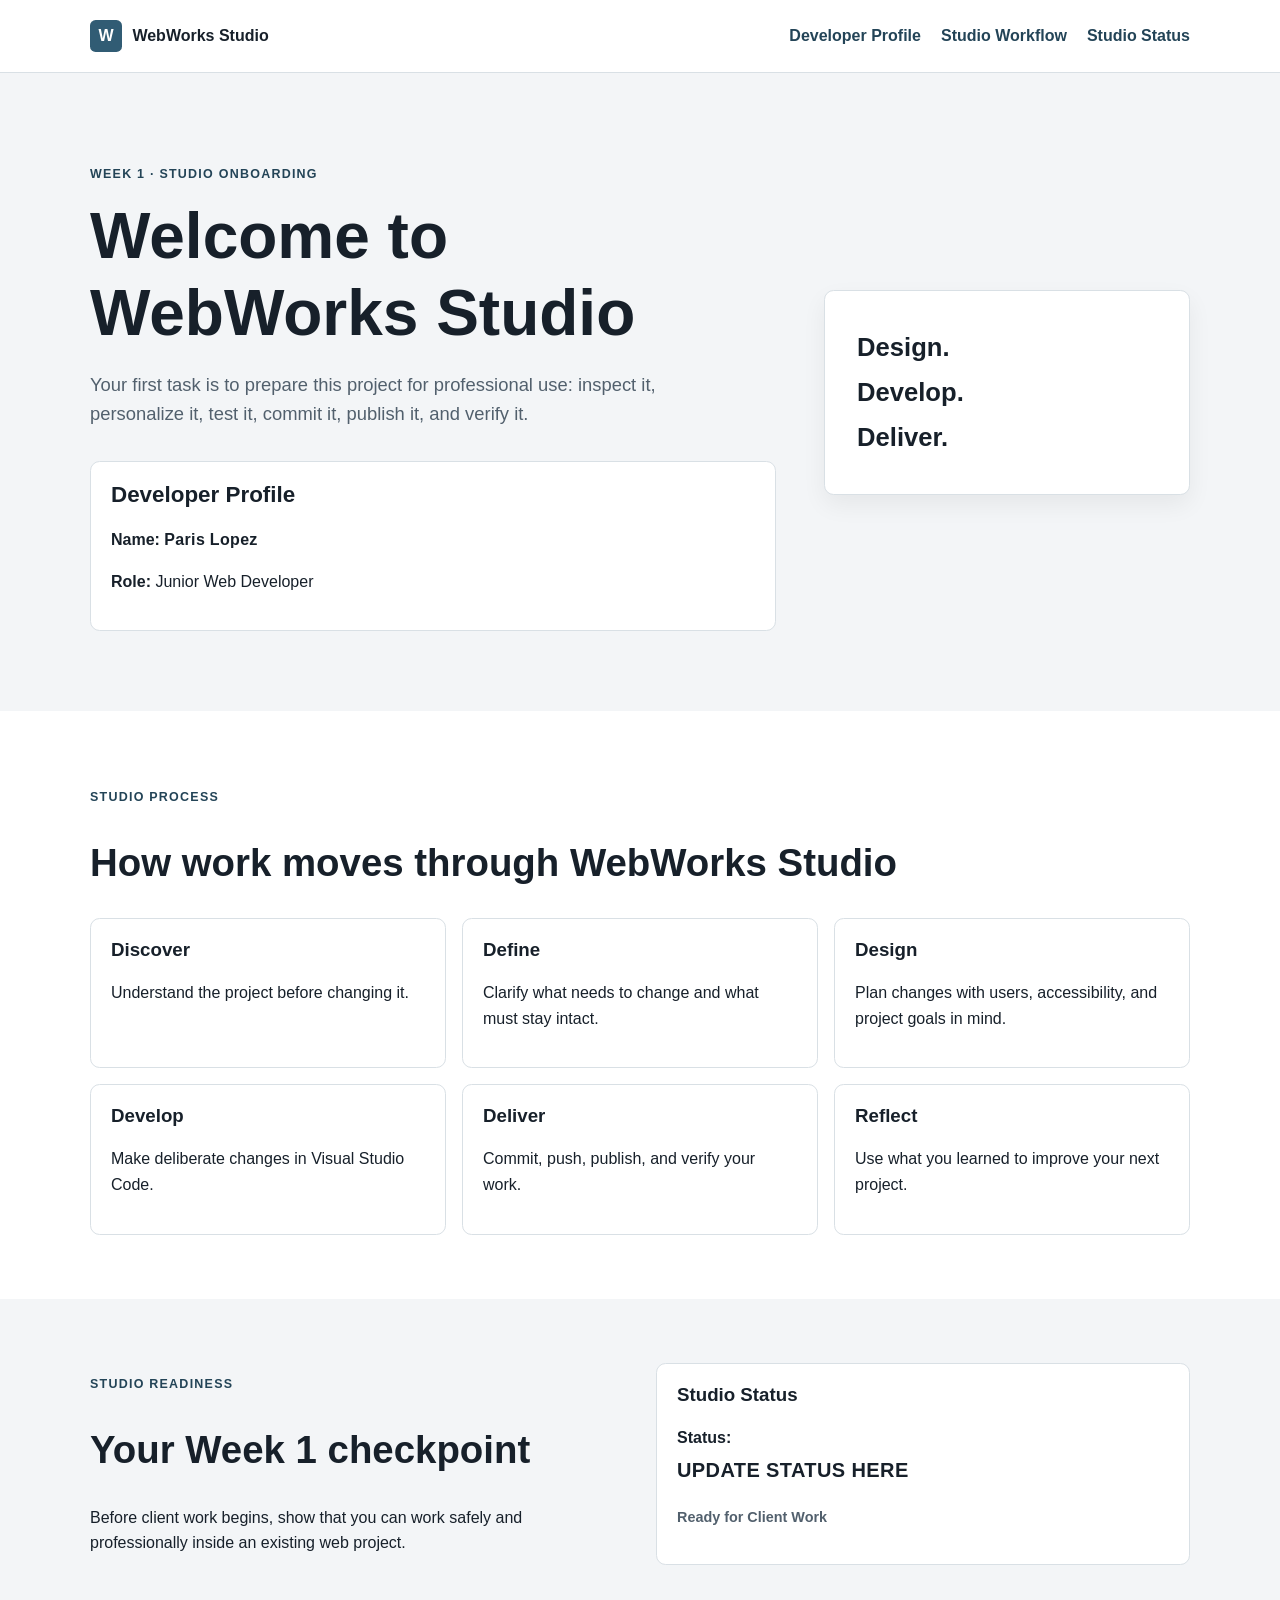
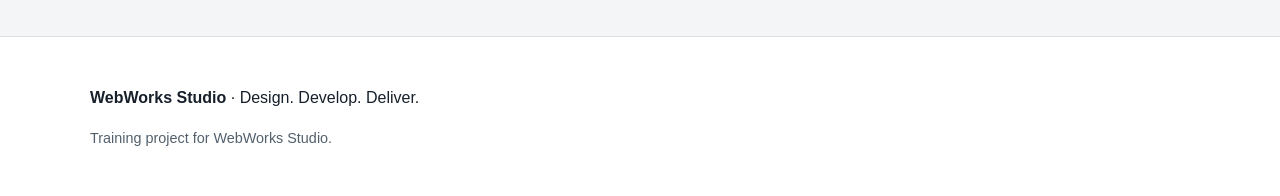
<file: index.html>
<!doctype html>
<html lang="en">
<head>
  <meta charset="utf-8">
  <meta name="viewport" content="width=device-width, initial-scale=1">
  <title>WebWorks Studio | Studio Onboarding</title>
  <link rel="stylesheet" href="css/styles.css">
</head>
<body>
  <a class="skip-link" href="#main-content">Skip to main content</a>

  <header class="site-header">
    <div class="container header-inner">
      <a class="brand" href="index.html" aria-label="WebWorks Studio home">
        <span class="brand-mark" aria-hidden="true">W</span>
        <span>WebWorks Studio</span>
      </a>

      <nav aria-label="Primary navigation">
        <ul class="nav-list">
          <li><a href="#profile">Developer Profile</a></li>
          <li><a href="#workflow">Studio Workflow</a></li>
          <li><a href="#status">Studio Status</a></li>
        </ul>
      </nav>
    </div>
  </header>

  <main id="main-content">
    <section class="hero" id="profile">
      <div class="container hero-grid">
        <div>
          <p class="eyebrow">Week 1 · Studio Onboarding</p>
          <h1>Welcome to WebWorks Studio</h1>
          <p class="lead">
            Your first task is to prepare this project for professional use:
            inspect it, personalize it, test it, commit it, publish it, and verify it.
          </p>

          <div class="profile-card" aria-labelledby="developer-heading">
            <h2 id="developer-heading">Developer Profile</h2>
            <p><strong>Name:</strong> <span class="placeholder">Paris Lopez</span></p>
            <p><strong>Role:</strong> Junior Web Developer</p>
          </div>
        </div>

        <div class="hero-card" aria-label="WebWorks Studio motto">
          <p>Design.</p>
          <p>Develop.</p>
          <p>Deliver.</p>
        </div>
      </div>
    </section>

    <section class="section" id="workflow">
      <div class="container">
        <p class="eyebrow">Studio Process</p>
        <h2>How work moves through WebWorks Studio</h2>

        <div class="workflow-grid">
          <article class="card">
            <h3>Discover</h3>
            <p>Understand the project before changing it.</p>
          </article>

          <article class="card">
            <h3>Define</h3>
            <p>Clarify what needs to change and what must stay intact.</p>
          </article>

          <article class="card">
            <h3>Design</h3>
            <p>Plan changes with users, accessibility, and project goals in mind.</p>
          </article>

          <article class="card">
            <h3>Develop</h3>
            <p>Make deliberate changes in Visual Studio Code.</p>
          </article>

          <article class="card">
            <h3>Deliver</h3>
            <p>Commit, push, publish, and verify your work.</p>
          </article>

          <article class="card">
            <h3>Reflect</h3>
            <p>Use what you learned to improve your next project.</p>
          </article>
        </div>
      </div>
    </section>

    <section class="section section-alt" id="status">
      <div class="container two-column">
        <div>
          <p class="eyebrow">Studio Readiness</p>
          <h2>Your Week 1 checkpoint</h2>
          <p>
            Before client work begins, show that you can work safely and professionally
            inside an existing web project.
          </p>
        </div>

        <div class="check-card">
          <h3>Studio Status</h3>
          <p class="status-label"><strong>Status:</strong></p>
          <p class="status-value placeholder">UPDATE STATUS HERE</p>
          <p class="small">
            <strong>Ready for Client Work</strong>
          </p>
        </div>
      </div>
    </section>
  </main>

  <footer class="site-footer">
    <div class="container">
      <p><strong>WebWorks Studio</strong> · Design. Develop. Deliver.</p>
      <p class="small">Training project for WebWorks Studio.</p>
    </div>
  </footer>
</body>
</html>
</file>
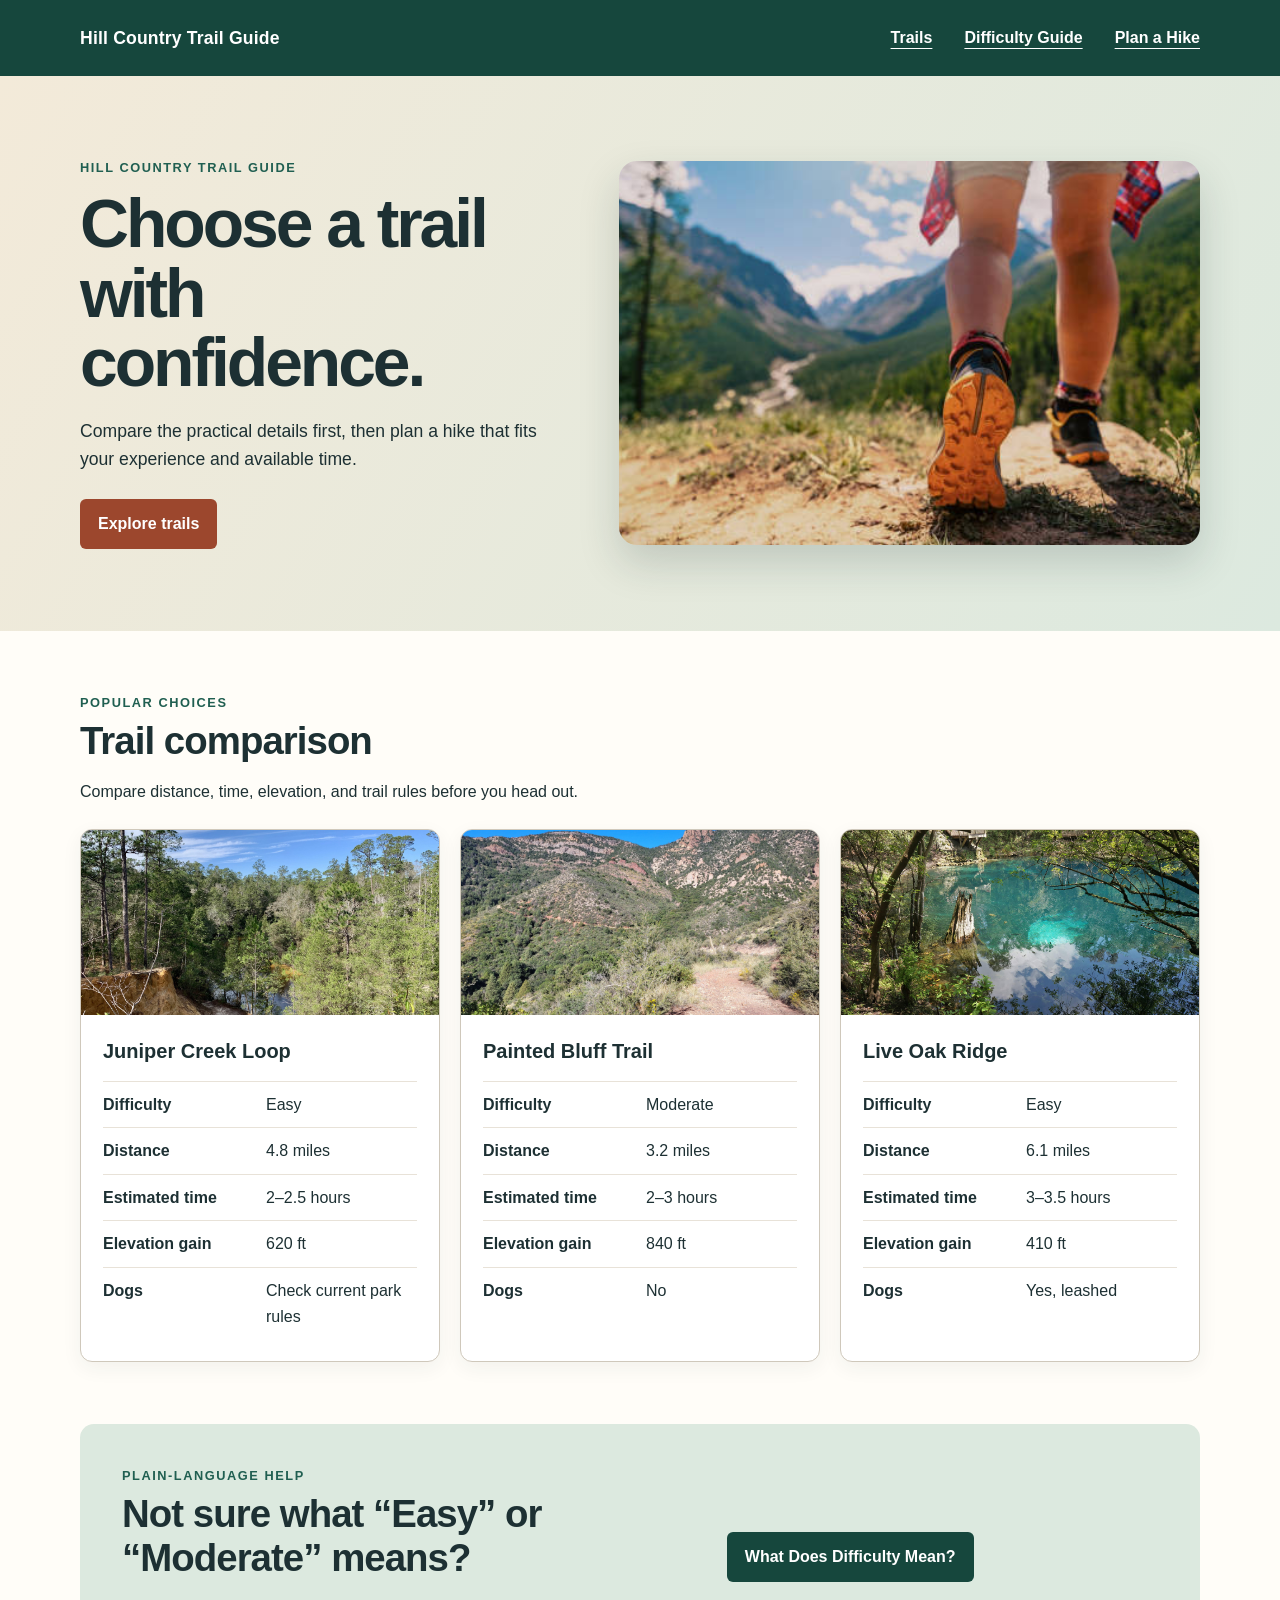
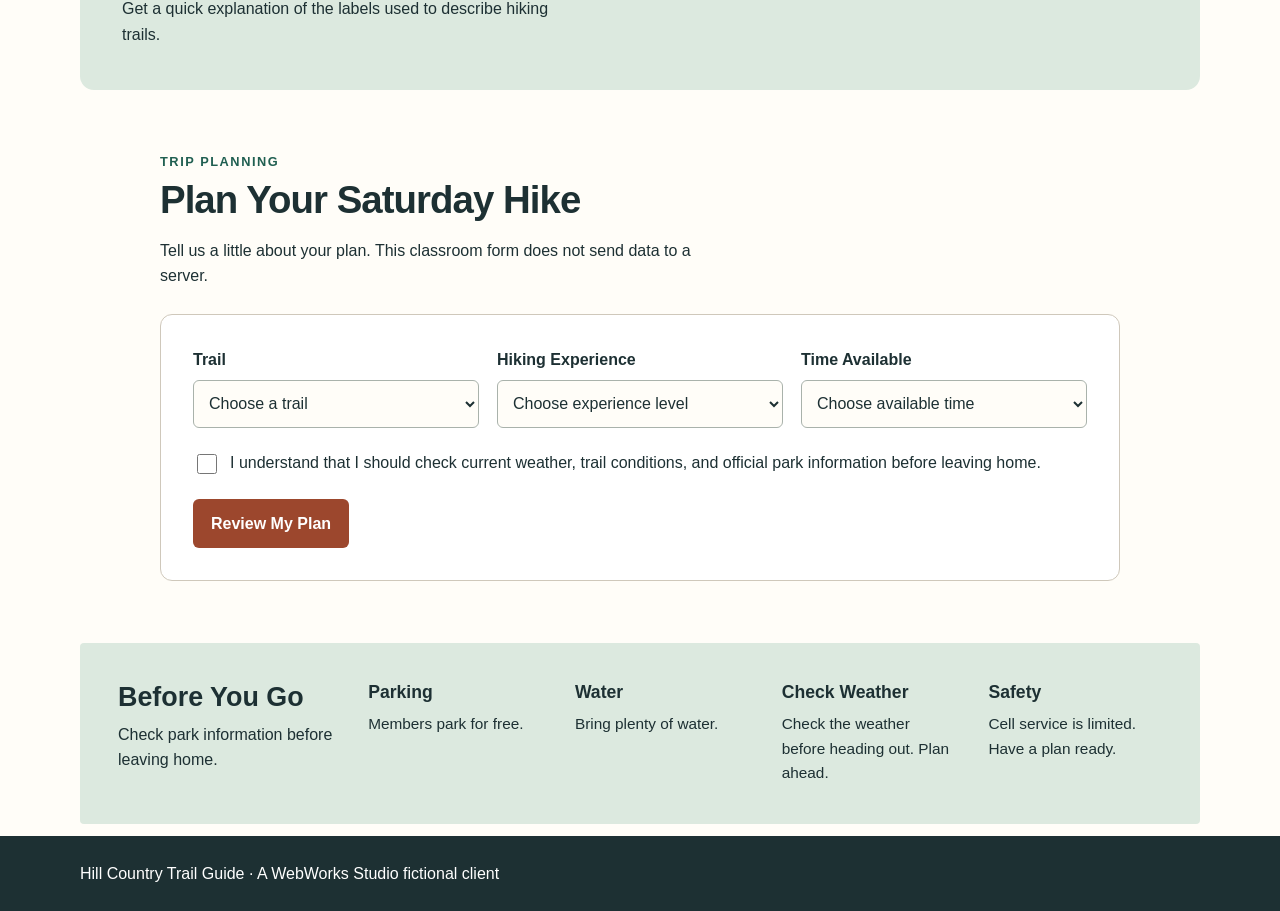
<file: week08-javascript/index.html>
<!doctype html>
<html lang="en">
  <head>
    <meta charset="utf-8" />
    <meta name="viewport" content="width=device-width, initial-scale=1" />
    <title>Plan a Hike | Hill Country Trail Guide</title>
    <link rel="stylesheet" href="css/styles.css" />
    <script src="js/script.js" defer></script>
  </head>
  <body>
    <header class="site-header">
      <div class="wrap header-row">
        <a class="brand" href="#top">Hill Country Trail Guide</a>
        <button
          class="menu-toggle"
          id="menu-toggle"
          type="button"
          aria-expanded="false"
          aria-controls="mobile-navigation"
          aria-label="Open menu"
        >
          <img
            src="images/menu-icon.svg"
            alt="Three horizontal lines representing a menu"
          />
          <span>Menu</span>
        </button>
        <nav class="desktop-nav" aria-label="Main navigation">
          <a href="#trails">Trails</a>
          <a href="#difficulty-help">Difficulty Guide</a>
          <a href="#planner">Plan a Hike</a>
        </nav>
      </div>

      <nav
        class="mobile-nav wrap"
        id="mobile-navigation"
        aria-label="Mobile navigation"
        hidden
      >
        <a href="#trails">Trails</a>
        <a href="#difficulty-help">Difficulty Guide</a>
        <a href="#planner">Plan a Hike</a>
      </nav>
    </header>

    <main id="top">
      <section class="hero">
        <div class="wrap hero-layout">
          <div class="hero-copy">
            <p class="eyebrow">Hill Country Trail Guide</p>
            <h1>Choose a trail with confidence.</h1>
            <p>
              Compare the practical details first, then plan a hike that fits
              your experience and available time.
            </p>
            <a class="button hero-button" href="#trails"> Explore trails </a>
          </div>

          <div class="hero-image">
            <img
              src="images/hiking-header.jpg"
              alt="A hiker walking along a mountain trail"
            />
          </div>
        </div>
      </section>

      <section class="wrap section" id="trails" aria-labelledby="trail-title">
        <div class="section-heading">
          <p class="eyebrow">Popular choices</p>
          <h2 id="trail-title">Trail comparison</h2>
          <p>
            Compare distance, time, elevation, and trail rules before you head
            out.
          </p>
        </div>

        <div class="trail-grid">
          <article class="trail-card">
            <img
              class="trail-image"
              src="images/juniper-creek-loop.jpg"
              alt="Wooded trail overlooking a creek"
            />

            <div class="trail-card-content">
              <h3>Juniper Creek Loop</h3>
              <dl class="facts">
                <div>
                  <dt>Difficulty</dt>
                  <dd>Easy</dd>
                </div>
                <div>
                  <dt>Distance</dt>
                  <dd>4.8 miles</dd>
                </div>
                <div>
                  <dt>Estimated time</dt>
                  <dd>2–2.5 hours</dd>
                </div>
                <div>
                  <dt>Elevation gain</dt>
                  <dd>620 ft</dd>
                </div>
                <div>
                  <dt>Dogs</dt>
                  <dd>Check current park rules</dd>
                </div>
              </dl>
            </div>
          </article>

          <article class="trail-card">
            <img
              class="trail-image"
              src="images/painted-bluff-trail.jpg"
              alt="Open rocky hiking trail with hills in the distance"
            />

            <div class="trail-card-content">
              <h3>Painted Bluff Trail</h3>
              <dl class="facts">
                <div>
                  <dt>Difficulty</dt>
                  <dd>Moderate</dd>
                </div>
                <div>
                  <dt>Distance</dt>
                  <dd>3.2 miles</dd>
                </div>
                <div>
                  <dt>Estimated time</dt>
                  <dd>2–3 hours</dd>
                </div>
                <div>
                  <dt>Elevation gain</dt>
                  <dd>840 ft</dd>
                </div>
                <div>
                  <dt>Dogs</dt>
                  <dd>No</dd>
                </div>
              </dl>
            </div>
          </article>

          <article class="trail-card">
            <img
              class="trail-image"
              src="images/live-oak-trail.jpg"
              alt="Clear blue water surrounded by trees"
            />

            <div class="trail-card-content">
              <h3>Live Oak Ridge</h3>
              <dl class="facts">
                <div>
                  <dt>Difficulty</dt>
                  <dd>Easy</dd>
                </div>
                <div>
                  <dt>Distance</dt>
                  <dd>6.1 miles</dd>
                </div>
                <div>
                  <dt>Estimated time</dt>
                  <dd>3–3.5 hours</dd>
                </div>
                <div>
                  <dt>Elevation gain</dt>
                  <dd>410 ft</dd>
                </div>
                <div>
                  <dt>Dogs</dt>
                  <dd>Yes, leashed</dd>
                </div>
              </dl>
            </div>
          </article>
        </div>
      </section>

      <section
        class="wrap section help-card"
        id="difficulty-help"
        aria-labelledby="difficulty-title"
      >
        <div class="help-copy">
          <p class="eyebrow">Plain-language help</p>
          <h2 id="difficulty-title">
            Not sure what “Easy” or “Moderate” means?
          </h2>
          <p>
            Get a quick explanation of the labels used to describe hiking
            trails.
          </p>
        </div>

        <div class="help-action">
          <button
            class="button secondary"
            id="difficulty-toggle"
            type="button"
            aria-expanded="false"
            aria-controls="difficulty-panel"
          >
            What Does Difficulty Mean?
          </button>

          <div id="difficulty-panel" class="difficulty-panel" hidden>
            <p>
              Hiking trail difficulty levels are typically classified using
              descriptive terms (Easy, Moderate, Difficult/Strenuous) and
              technical scales (like the Yosemite Decimal System) based on
              distance, elevation gain, and terrain.
            </p>
            <p>
              <b>Easy:</b> Relaxed walks suitable for walkers with average
              levels of fitness and in general good health. These walks are
              typically on maintained trails or quiet roads and have good
              signage.
            </p>
            <p>
              <b>Moderate:</b> Mostly easy but may include longer hikes on some
              days with some moderate uphill or downhill elevations. Generally,
              the walking routes are well maintained but may involve some
              rougher terrain and steeper or exposed sections on certain days.
            </p>
          </div>
        </div>
      </section>

      <section
        class="wrap section planner"
        id="planner"
        aria-labelledby="planner-title"
      >
        <div class="planner-intro">
          <p class="eyebrow">Trip planning</p>
          <h2 id="planner-title">Plan Your Saturday Hike</h2>
          <p>
            Tell us a little about your plan. This classroom form does not send
            data to a server.
          </p>
        </div>

        <form id="hike-form">
          <div class="field-grid">
            <div class="field">
              <label for="trail">Trail</label>
              <select id="trail" name="trail" required>
                <option value="">Choose a trail</option>
                <option>Juniper Creek Loop</option>
                <option>Painted Bluff Trail</option>
                <option>Live Oak Ridge</option>
              </select>
            </div>

            <div class="field">
              <label for="experience">Hiking Experience</label>
              <select id="experience" name="experience" required>
                <option value="">Choose experience level</option>
                <option>Beginner</option>
                <option>Some experience</option>
                <option>Experienced</option>
              </select>
            </div>

            <div class="field">
              <label for="hours">Time Available</label>
              <select id="hours" name="hours" required>
                <option value="">Choose available time</option>
                <option value="2">About 2 hours</option>
                <option value="3">About 3 hours</option>
                <option value="4">4+ hours</option>
              </select>
            </div>
          </div>

          <div class="check-row">
            <input id="confirm" name="confirm" type="checkbox" required />
            <label for="confirm">
              I understand that I should check current weather, trail
              conditions, and official park information before leaving home.
            </label>
          </div>

          <button class="button" type="submit">Review My Plan</button>
        </form>

        <div
          id="form-feedback"
          class="feedback"
          role="status"
          aria-live="polite"
        ></div>
      </section>

      <section
        class="wrap section before-you-go"
        id="before-you-go"
        aria-labelledby="before-you-go-title"
      >
        <div class="before-intro">
          <h2 id="before-you-go-title">Before You Go</h2>
          <p>Check park information before leaving home.</p>
        </div>

        <div class="before-item">
          <h3>Parking</h3>
          <p>Members park for free.</p>
        </div>

        <div class="before-item">
          <h3>Water</h3>
          <p>Bring plenty of water.</p>
        </div>

        <div class="before-item">
          <h3>Check Weather</h3>
          <p>Check the weather before heading out. Plan ahead.</p>
        </div>

        <div class="before-item">
          <h3>Safety</h3>
          <p>Cell service is limited. Have a plan ready.</p>
        </div>
      </section>
    </main>

    <footer>
      <div class="wrap">
        <p>Hill Country Trail Guide · A WebWorks Studio fictional client</p>
      </div>
    </footer>
  </body>
</html>
</file>
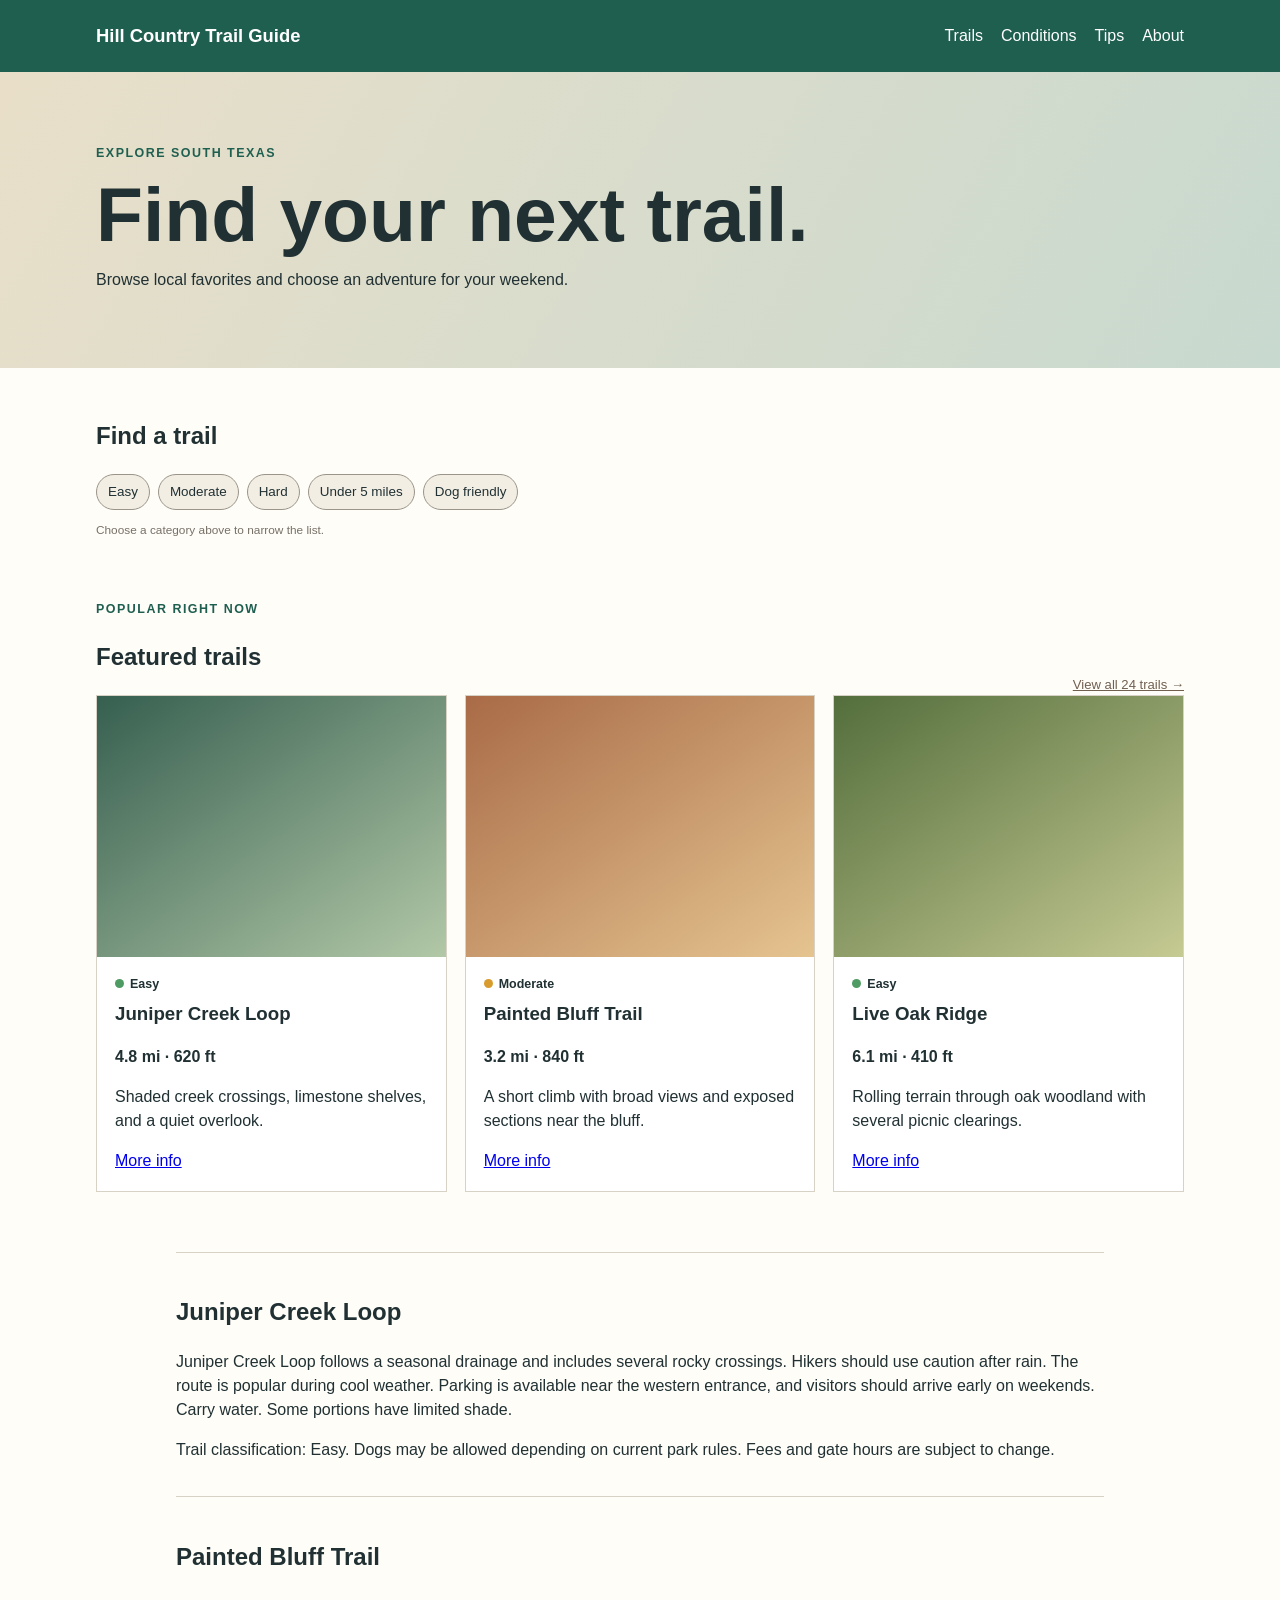
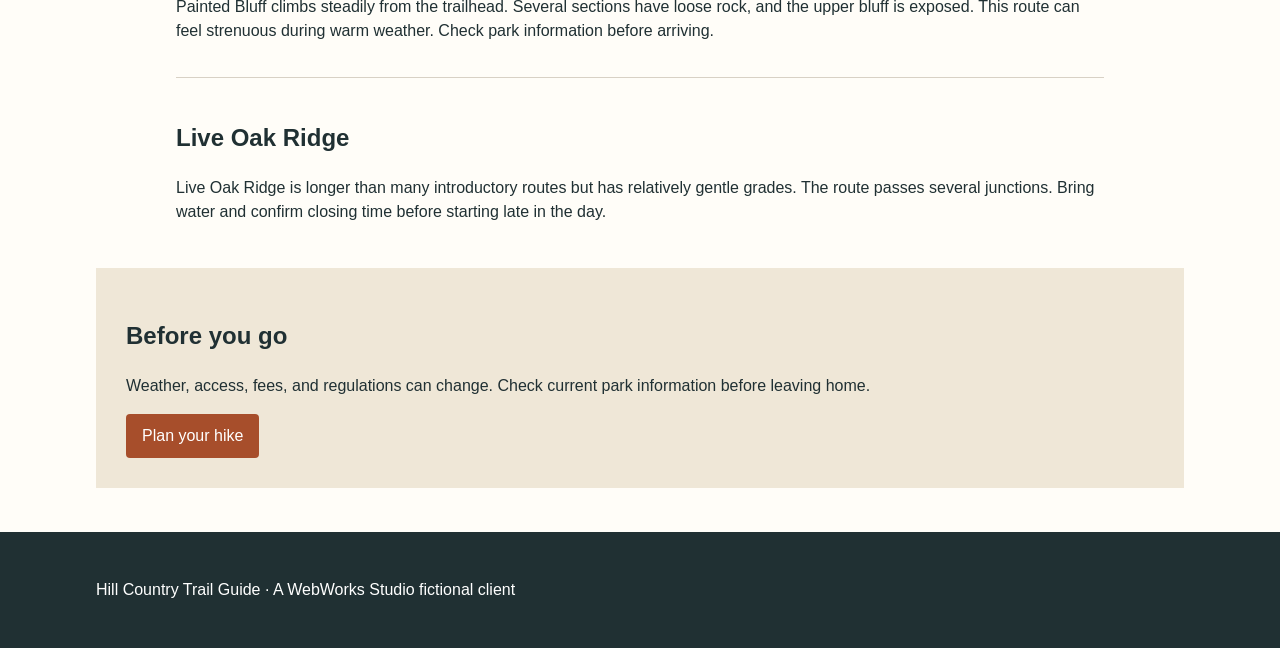
<file: week06-hill-country-trails/client-interface/index.html>
<!doctype html>
<html lang="en">
<head>
  <meta charset="utf-8">
  <meta name="viewport" content="width=device-width, initial-scale=1">
  <title>Hill Country Trail Guide</title>
  <link rel="stylesheet" href="css/styles.css">
</head>
<body>
  <header class="site-header">
    <div class="wrap header-row">
      <a class="brand" href="#">Hill Country Trail Guide</a>
      <nav aria-label="Main navigation">
        <a href="#">Trails</a>
        <a href="#">Conditions</a>
        <a href="#">Tips</a>
        <a href="#">About</a>
      </nav>
    </div>
  </header>

  <main>
    <section class="hero">
      <div class="wrap">
        <p class="eyebrow">Explore South Texas</p>
        <h1>Find your next trail.</h1>
        <p>Browse local favorites and choose an adventure for your weekend.</p>
      </div>
    </section>

    <section class="wrap filter-strip" aria-labelledby="filter-title">
      <h2 id="filter-title">Find a trail</h2>
      <div class="filter-row">
        <span class="fake-control">Easy</span>
        <span class="fake-control">Moderate</span>
        <span class="fake-control">Hard</span>
        <span class="fake-control">Under 5 miles</span>
        <span class="fake-control">Dog friendly</span>
      </div>
      <p class="tiny-note">Choose a category above to narrow the list.</p>
    </section>

    <section class="wrap trails" aria-labelledby="trail-heading">
      <div class="section-heading">
        <div>
          <p class="eyebrow">Popular right now</p>
          <h2 id="trail-heading">Featured trails</h2>
        </div>
        <a href="#" class="small-link">View all 24 trails →</a>
      </div>

      <div class="trail-grid">
        <article class="trail-card">
          <div class="photo photo-one" role="img" aria-label="Rocky Hill trail landscape"></div>
          <div class="card-body">
            <div class="difficulty easy-dot">Easy</div>
            <h3>Juniper Creek Loop</h3>
            <p class="meta">4.8 mi · 620 ft</p>
            <p>Shaded creek crossings, limestone shelves, and a quiet overlook.</p>
            <a href="#juniper-details">More info</a>
          </div>
        </article>

        <article class="trail-card">
          <div class="photo photo-two" role="img" aria-label="Canyon viewpoint"></div>
          <div class="card-body">
            <div class="difficulty moderate-dot">Moderate</div>
            <h3>Painted Bluff Trail</h3>
            <p class="meta">3.2 mi · 840 ft</p>
            <p>A short climb with broad views and exposed sections near the bluff.</p>
            <a href="#painted-details">More info</a>
          </div>
        </article>

        <article class="trail-card">
          <div class="photo photo-three" role="img" aria-label="Oak trail"></div>
          <div class="card-body">
            <div class="difficulty easy-dot">Easy</div>
            <h3>Live Oak Ridge</h3>
            <p class="meta">6.1 mi · 410 ft</p>
            <p>Rolling terrain through oak woodland with several picnic clearings.</p>
            <a href="#oak-details">More info</a>
          </div>
        </article>
      </div>
    </section>

    <section class="wrap detail-block" id="juniper-details">
      <h2>Juniper Creek Loop</h2>
      <p>Juniper Creek Loop follows a seasonal drainage and includes several rocky crossings. Hikers should use caution after rain. The route is popular during cool weather. Parking is available near the western entrance, and visitors should arrive early on weekends. Carry water. Some portions have limited shade.</p>
      <p>Trail classification: Easy. Dogs may be allowed depending on current park rules. Fees and gate hours are subject to change.</p>
    </section>

    <section class="wrap detail-block" id="painted-details">
      <h2>Painted Bluff Trail</h2>
      <p>Painted Bluff climbs steadily from the trailhead. Several sections have loose rock, and the upper bluff is exposed. This route can feel strenuous during warm weather. Check park information before arriving.</p>
    </section>

    <section class="wrap detail-block" id="oak-details">
      <h2>Live Oak Ridge</h2>
      <p>Live Oak Ridge is longer than many introductory routes but has relatively gentle grades. The route passes several junctions. Bring water and confirm closing time before starting late in the day.</p>
    </section>

    <section class="wrap planning">
      <h2>Before you go</h2>
      <p>Weather, access, fees, and regulations can change. Check current park information before leaving home.</p>
      <a class="cta" href="#">Plan your hike</a>
    </section>
  </main>

  <footer>
    <div class="wrap">
      <p>Hill Country Trail Guide · A WebWorks Studio fictional client</p>
    </div>
  </footer>
</body>
</html>
</file>
<file: css/styles.css>
:root {
  --ink: #17202a;
  --muted: #52606d;
  --paper: #ffffff;
  --soft: #f3f5f7;
  --accent: #315c74;
  --accent-dark: #234457;
  --border: #d9e0e5;
  --max-width: 1100px;
}

* { box-sizing: border-box; }

html { scroll-behavior: smooth; }

body {
  margin: 0;
  font-family: Arial, Helvetica, sans-serif;
  line-height: 1.6;
  color: var(--ink);
  background: var(--paper);
}

a { color: var(--accent-dark); }

a:focus-visible {
  outline: 3px solid #111;
  outline-offset: 3px;
}

.container {
  width: min(92%, var(--max-width));
  margin-inline: auto;
}

.skip-link {
  position: absolute;
  left: -9999px;
  top: 0;
  background: #fff;
  padding: .75rem 1rem;
  z-index: 10;
}

.skip-link:focus {
  left: 1rem;
  top: 1rem;
}

.site-header {
  border-bottom: 1px solid var(--border);
  background: #fff;
}

.header-inner {
  min-height: 72px;
  display: flex;
  align-items: center;
  justify-content: space-between;
  gap: 2rem;
}

.brand {
  display: inline-flex;
  align-items: center;
  gap: .65rem;
  color: var(--ink);
  text-decoration: none;
  font-weight: 700;
}

.brand-mark {
  display: grid;
  place-items: center;
  width: 2rem;
  height: 2rem;
  border-radius: .35rem;
  background: var(--accent);
  color: #fff;
}

.nav-list {
  display: flex;
  gap: 1.25rem;
  list-style: none;
  padding: 0;
  margin: 0;
}

.nav-list a {
  text-decoration: none;
  font-weight: 600;
}

.hero {
  padding: 5rem 0;
  background: var(--soft);
}

.hero-grid {
  display: grid;
  grid-template-columns: 1.5fr .8fr;
  gap: 3rem;
  align-items: center;
}

.eyebrow {
  text-transform: uppercase;
  letter-spacing: .1em;
  font-size: .78rem;
  font-weight: 700;
  color: var(--accent-dark);
}

h1, h2, h3 { line-height: 1.2; }

h1 {
  font-size: clamp(2.4rem, 5vw, 4.5rem);
  margin: .3rem 0 1rem;
}

h2 {
  font-size: clamp(1.8rem, 3vw, 2.5rem);
}

.lead {
  max-width: 62ch;
  font-size: 1.15rem;
  color: var(--muted);
}

.hero-card,
.profile-card,
.card,
.check-card {
  border: 1px solid var(--border);
  border-radius: .6rem;
  background: #fff;
}

.hero-card {
  padding: 2rem;
  box-shadow: 0 10px 25px rgba(0, 0, 0, .06);
}

.hero-card p {
  margin: .25rem 0;
  font-size: 1.6rem;
  font-weight: 700;
}

.profile-card {
  margin-top: 2rem;
  padding: 1.25rem;
}

.profile-card h2 {
  margin-top: 0;
  font-size: 1.4rem;
}

.placeholder {
  font-weight: 700;
  letter-spacing: .02em;
}

.section { padding: 4rem 0; }

.section-alt { background: var(--soft); }

.workflow-grid {
  display: grid;
  grid-template-columns: repeat(3, 1fr);
  gap: 1rem;
  margin-top: 2rem;
}

.card,
.check-card {
  padding: 1.25rem;
}

.card h3,
.check-card h3 {
  margin-top: 0;
}

.two-column {
  display: grid;
  grid-template-columns: 1fr 1fr;
  gap: 2rem;
  align-items: start;
}

.status-label {
  margin-bottom: .25rem;
}

.status-value {
  margin-top: 0;
  font-size: 1.25rem;
}

.site-footer {
  padding: 2rem 0;
  border-top: 1px solid var(--border);
}

.small {
  font-size: .9rem;
  color: var(--muted);
}

@media (max-width: 760px) {
  .header-inner {
    align-items: flex-start;
    flex-direction: column;
    padding: 1rem 0;
  }

  .nav-list {
    flex-wrap: wrap;
  }

  .hero-grid,
  .two-column,
  .workflow-grid {
    grid-template-columns: 1fr;
  }

  .hero {
    padding: 3rem 0;
  }
}
</file>
<file: week08-javascript/css/styles.css>
:root {
  --ink: #1d3033;
  --green: #205f51;
  --green-dark: #16473d;
  --sage: #dce9df;
  --paper: #fffdf8;
  --tan: #f3ead9;
  --line: #cfc8bb;
  --rust: #9c472d;
  --focus: #153f96;
}

* {
  box-sizing: border-box;
}

html {
  scroll-behavior: smooth;
  scroll-padding-top: 1rem;
}
body {
  margin: 0;
  font-family: Arial, Helvetica, sans-serif;
  color: var(--ink);
  background: var(--paper);
  line-height: 1.6;
}
img {
  display: block;
  max-width: 100%;
}
.wrap {
  width: min(92%, 70rem);
  margin-inline: auto;
}
.site-header {
  position: relative;
  z-index: 5;
  background: var(--green-dark);
  color: white;
}
.header-row {
  min-height: 76px;
  display: flex;
  align-items: center;
  justify-content: space-between;
  gap: 24px;
}
.brand {
  color: white;
  font-size: 1.1rem;
  font-weight: 700;
  text-decoration: none;
  letter-spacing: 0.01em;
}
.desktop-nav {
  display: flex;
  align-items: center;
  flex-wrap: wrap;
  gap: clamp(16px, 2.5vw, 32px);
}
.desktop-nav a,
.mobile-nav a {
  color: white;
  text-underline-offset: 5px;
  font-weight: 600;
}
.desktop-nav a:hover,
.mobile-nav a:hover {
  color: var(--tan);
}

.menu-toggle {
  display: none;
  align-items: center;
  gap: 10px;
  border: 1px solid rgba(255, 255, 255, 0.55);
  border-radius: 7px;
  padding: 9px 12px;
  background: transparent;
  color: white;
  font: inherit;
  font-weight: 700;
  cursor: pointer;
}
.menu-toggle img {
  width: 22px;
  height: 22px;
}

.mobile-nav {
  padding: 8px 0 18px;
}
.mobile-nav[hidden] {
  display: none;
}
.mobile-nav:not([hidden]) {
  display: grid;
  gap: 0;
}
.mobile-nav a {
  display: block;
  padding: 13px 16px;
  border-top: 1px solid rgba(255, 255, 255, 0.18);
  text-decoration: none;
}
.hero {
  background: linear-gradient(120deg, var(--tan), var(--sage));
  padding: clamp(34px, 6vw, 72px) 0;
}
.hero-layout {
  display: grid;
  grid-template-columns: minmax(0, 0.9fr) minmax(0, 1.1fr);
  align-items: center;
  gap: clamp(28px, 5vw, 64px);
}
.hero-copy {
  padding-block: 10px;
}
.hero h1 {
  max-width: 12ch;
  margin: 0.15em 0 0.28em;
  font-size: clamp(2.5rem, 5.3vw, 4.7rem);
  line-height: 1.03;
  letter-spacing: -0.045em;
}
.hero p:last-of-type {
  max-width: 58ch;
  font-size: 1.1rem;
}
.hero-image {
  overflow: hidden;
  border-radius: 18px;
  box-shadow: 0 18px 40px rgba(29, 48, 51, 0.18);
}
.hero-image img {
  width: 100%;
  height: clamp(250px, 30vw, 390px);
  object-fit: cover;
}
.eyebrow {
  margin: 0 0 0.35rem;
  text-transform: uppercase;
  letter-spacing: 0.12em;
  color: var(--green);
  font-size: 0.8rem;
  font-weight: 700;
}
.button {
  display: inline-block;
  border: 0;
  border-radius: 6px;
  padding: 12px 18px;
  background: var(--rust);
  color: white;
  font: inherit;
  font-weight: 700;
  text-decoration: none;
  cursor: pointer;
  transition:
    filter 0.15s ease,
    transform 0.15s ease;
}
.button:hover {
  filter: brightness(0.92);
}
.button:active {
  transform: translateY(1px);
}
.button.secondary {
  background: var(--green-dark);
}
.hero-button {
  margin-top: 8px;
}
.section {
  padding-block: clamp(38px, 5vw, 62px);
}
.section-heading {
  margin-bottom: 24px;
}
.section-heading h2,
.planner h2,
.help-card h2 {
  margin: 0 0 10px;
  font-size: clamp(1.8rem, 3vw, 2.5rem);
  line-height: 1.15;
  letter-spacing: -0.025em;
}
.section-heading > p:last-child,
.planner-intro > p:last-child {
  max-width: 62ch;
}
.trail-grid {
  display: grid;
  grid-template-columns: repeat(3, minmax(0, 1fr));
  gap: 20px;
  align-items: stretch;
}
.trail-card {
  overflow: hidden;
  background: white;
  border: 1px solid var(--line);
  border-radius: 12px;
  box-shadow: 0 6px 20px rgba(29, 48, 51, 0.06);
}
.trail-image {
  width: 100%;
  height: 185px;
  object-fit: cover;
}
.trail-card-content {
  padding: 20px 22px 22px;
}
.trail-card h3 {
  margin: 0 0 14px;
  font-size: 1.25rem;
}

.facts {
  margin: 0;
}
.facts div {
  display: grid;
  grid-template-columns: minmax(0, 1fr) minmax(0, 1fr);
  gap: 12px;
  border-top: 1px solid #e8e2d8;
  padding: 10px 0;
}
.facts dt {
  font-weight: 700;
}
.facts dd {
  margin: 0;
}

.help-card {
  display: grid;
  grid-template-columns: minmax(0, 1fr) minmax(260px, 0.75fr);
  align-items: center;
  gap: 30px;
  background: var(--sage);
  border-radius: 14px;
  padding: clamp(24px, 4vw, 42px);
}
.help-copy > p:last-child {
  margin-bottom: 0;
  max-width: 52ch;
}
.help-action {
  min-width: 0;
}
.difficulty-panel {
  margin-top: 14px;
  border-left: 5px solid var(--green);
  border-radius: 0 8px 8px 0;
  background: white;
  padding: 16px 18px;
  box-shadow: 0 4px 14px rgba(29, 48, 51, 0.06);
}
.difficulty-panel p {
  margin: 0;
}

.planner {
  max-width: 60rem;
}
.planner-intro {
  margin-bottom: 25px;
}

#hike-form {
  background: white;
  border: 1px solid var(--line);
  border-radius: 12px;
  padding: clamp(20px, 3.5vw, 32px);
}

.field-grid {
  display: grid;
  grid-template-columns: repeat(3, minmax(0, 1fr));
  gap: 18px;
}
.field label {
  display: block;
  font-weight: 700;
  margin-bottom: 7px;
}
.field select {
  width: 100%;
  min-height: 48px;
  padding: 9px 11px;
  border: 1px solid #a9b2ab;
  border-radius: 6px;
  background: var(--paper);
  color: var(--ink);
  font: inherit;
}
.check-row {
  display: grid;
  grid-template-columns: auto 1fr;
  gap: 10px;
  align-items: start;
  margin: 22px 0;
}
.check-row input {
  width: 20px;
  height: 20px;
  margin-top: 4px;
  accent-color: var(--green);
}
.check-row label {
  cursor: pointer;
}

.feedback {
  margin-top: 18px;
  font-weight: 700;
}
.feedback:empty {
  display: none;
}
.feedback:not(:empty) {
  padding: 18px 20px;
  border-left: 5px solid var(--green);
  border-radius: 0 8px 8px 0;
  background: var(--sage);
}
.feedback h3 {
  margin: 0 0 8px;
}
.feedback p {
  margin: 4px 0;
  font-weight: 400;
}

button:focus-visible,
a:focus-visible,
select:focus-visible,
input:focus-visible {
  outline: 3px solid var(--focus);
  outline-offset: 3px;
}

.before-you-go {
  display: grid;
  grid-template-columns: minmax(0, 1.25fr) repeat(4, minmax(0, 1fr));
  align-items: start;
  gap: clamp(18px, 2.6vw, 34px);
  background: var(--sage);
  padding: clamp(24px, 3.5vw, 38px);
  border-radius: 4px;
}
.before-intro h2 {
  margin: 0 0 8px;
  font-size: clamp(1.35rem, 2.1vw, 1.8rem);
  line-height: 1.2;
}
.before-intro p,
.before-item p {
  margin: 0;
}
.before-item h3 {
  margin: 0 0 8px;
  font-size: 1.1rem;
  line-height: 1.3;
}
.before-item p {
  font-size: 0.96rem;
}

footer {
  background: #1d3033;
  color: white;
  padding: 25px 0;
  margin-top: 12px;
}
footer p {
  margin: 0;
}

@media (max-width: 850px) {
  .hero-layout {
    grid-template-columns: 1fr 1fr;
    gap: 26px;
  }

  .trail-grid {
    gap: 14px;
  }

  .trail-card-content {
    padding: 17px;
  }

  .facts div {
    grid-template-columns: 1fr;
    gap: 2px;
  }
}

@media (max-width: 680px) {
  .header-row {
    min-height: 70px;
    flex-wrap: wrap;
    gap: 12px;
    padding-block: 13px;
  }

  .brand {
    max-width: 68%;
  }
  .menu-toggle {
    display: inline-flex;
    margin-left: auto;
  }
  .desktop-nav {
    display: none;
  }

  .hero-layout {
    grid-template-columns: 1fr;
    gap: 25px;
  }
  .hero {
    padding-block: 36px;
  }
  .hero h1 {
    max-width: 13ch;
    font-size: clamp(2.45rem, 11vw, 3.6rem);
  }

  .hero-image img {
    height: 230px;
  }

  .trail-grid,
  .field-grid {
    grid-template-columns: 1fr;
  }
  .trail-image {
    height: 205px;
  }

  .facts div {
    grid-template-columns: minmax(0, 1fr) minmax(0, 1fr);
    gap: 12px;
  }
  .help-card {
    grid-template-columns: 1fr;
    gap: 20px;
  }

  .help-action .button {
    width: 100%;
    text-align: center;
  }

  .section {
    padding-block: 34px;
  }

  #hike-form {
    padding: 20px;
  }
}

@media (max-width: 760px) {
  .before-you-go {
    grid-template-columns: repeat(2, minmax(0, 1fr));
    gap: 22px 18px;
  }

  .before-intro {
    grid-column: 1 / -1;
  }
}

@media (max-width: 420px) {
  .before-you-go {
    grid-template-columns: 1fr;
  }

  .before-intro {
    grid-column: auto;
  }
}

@media (prefers-reduced-motion: reduce) {
  html {
    scroll-behavior: auto;
  }

  *,
  *::before,
  *::after {
    transition-duration: 0.01ms !important;
  }
}
</file>
<file: week06-hill-country-trails/client-interface/css/styles.css>
:root {
  --ink: #203033;
  --green: #1f5f50;
  --tan: #efe7d7;
  --rust: #a74e2b;
  --paper: #fffdf8;
  --line: #d8d1c5;
}
* { box-sizing: border-box; }
body { margin: 0; font-family: Arial, Helvetica, sans-serif; color: var(--ink); background: var(--paper); line-height: 1.5; }
.wrap { width: min(94%, 68rem); margin-inline: auto; }
.site-header { background: var(--green); color: white; }
.header-row { min-height: 72px; display: flex; align-items: center; justify-content: space-between; gap: 20px; }
.brand, nav a { color: white; text-decoration: none; }
.brand { font-weight: 700; font-size: 1.15rem; }
nav { display: flex; gap: 18px; }
.hero { background: linear-gradient(120deg,#e9dfc9,#c8d9cf); padding: 60px 0; }
.hero h1 { font-size: clamp(2.2rem,7vw,4.8rem); line-height: 1; margin: 0.15em 0; }
.eyebrow { text-transform: uppercase; letter-spacing: .12em; font-size: .78rem; font-weight: 700; color: var(--green); }
.filter-strip { padding-block: 30px 10px; }
.filter-row { display: flex; flex-wrap: wrap; gap: 8px; }
.fake-control { border: 1px solid #9a948a; border-radius: 999px; padding: 7px 11px; background: #f3eee4; font-size: .84rem; }
.tiny-note { font-size: .74rem; color: #777067; }
.section-heading { display: flex; align-items: end; justify-content: space-between; gap: 20px; }
.small-link { font-size: .82rem; color: #715f50; }
.trails { padding-block: 26px; }
.trail-grid { display: grid; grid-template-columns: repeat(3,1fr); gap: 18px; }
.trail-card { border: 1px solid var(--line); background: white; }
.photo { aspect-ratio: 4/3; }
.photo-one { background: linear-gradient(145deg,#365f50,#b2c8a7); }
.photo-two { background: linear-gradient(145deg,#a96b47,#e5c490); }
.photo-three { background: linear-gradient(145deg,#536e3c,#c6ca93); }
.card-body { padding: 18px; }
.card-body h3 { margin: .4rem 0; }
.meta { font-weight: 700; }
.difficulty { font-size: .78rem; font-weight: 700; }
.easy-dot::before, .moderate-dot::before { content: ""; display: inline-block; width: 9px; height: 9px; border-radius: 50%; margin-right: 6px; }
.easy-dot::before { background: #4e9b63; }
.moderate-dot::before { background: #d89b2d; }
.detail-block { margin-block: 34px; border-top: 1px solid var(--line); padding-top: 22px; max-width: 58rem; }
.planning { background: var(--tan); padding: 30px; margin-block: 44px; }
.cta { display: inline-block; padding: 10px 16px; background: var(--rust); color: white; text-decoration: none; border-radius: 4px; }
footer { background: #203033; color: white; padding: 30px 0; }
@media (max-width: 760px) {
  .header-row { align-items: flex-start; flex-direction: column; padding-block: 18px; }
  nav { flex-wrap: wrap; }
  .trail-grid { grid-template-columns: 1fr; }
  .section-heading { align-items: flex-start; flex-direction: column; }
}
</file>
